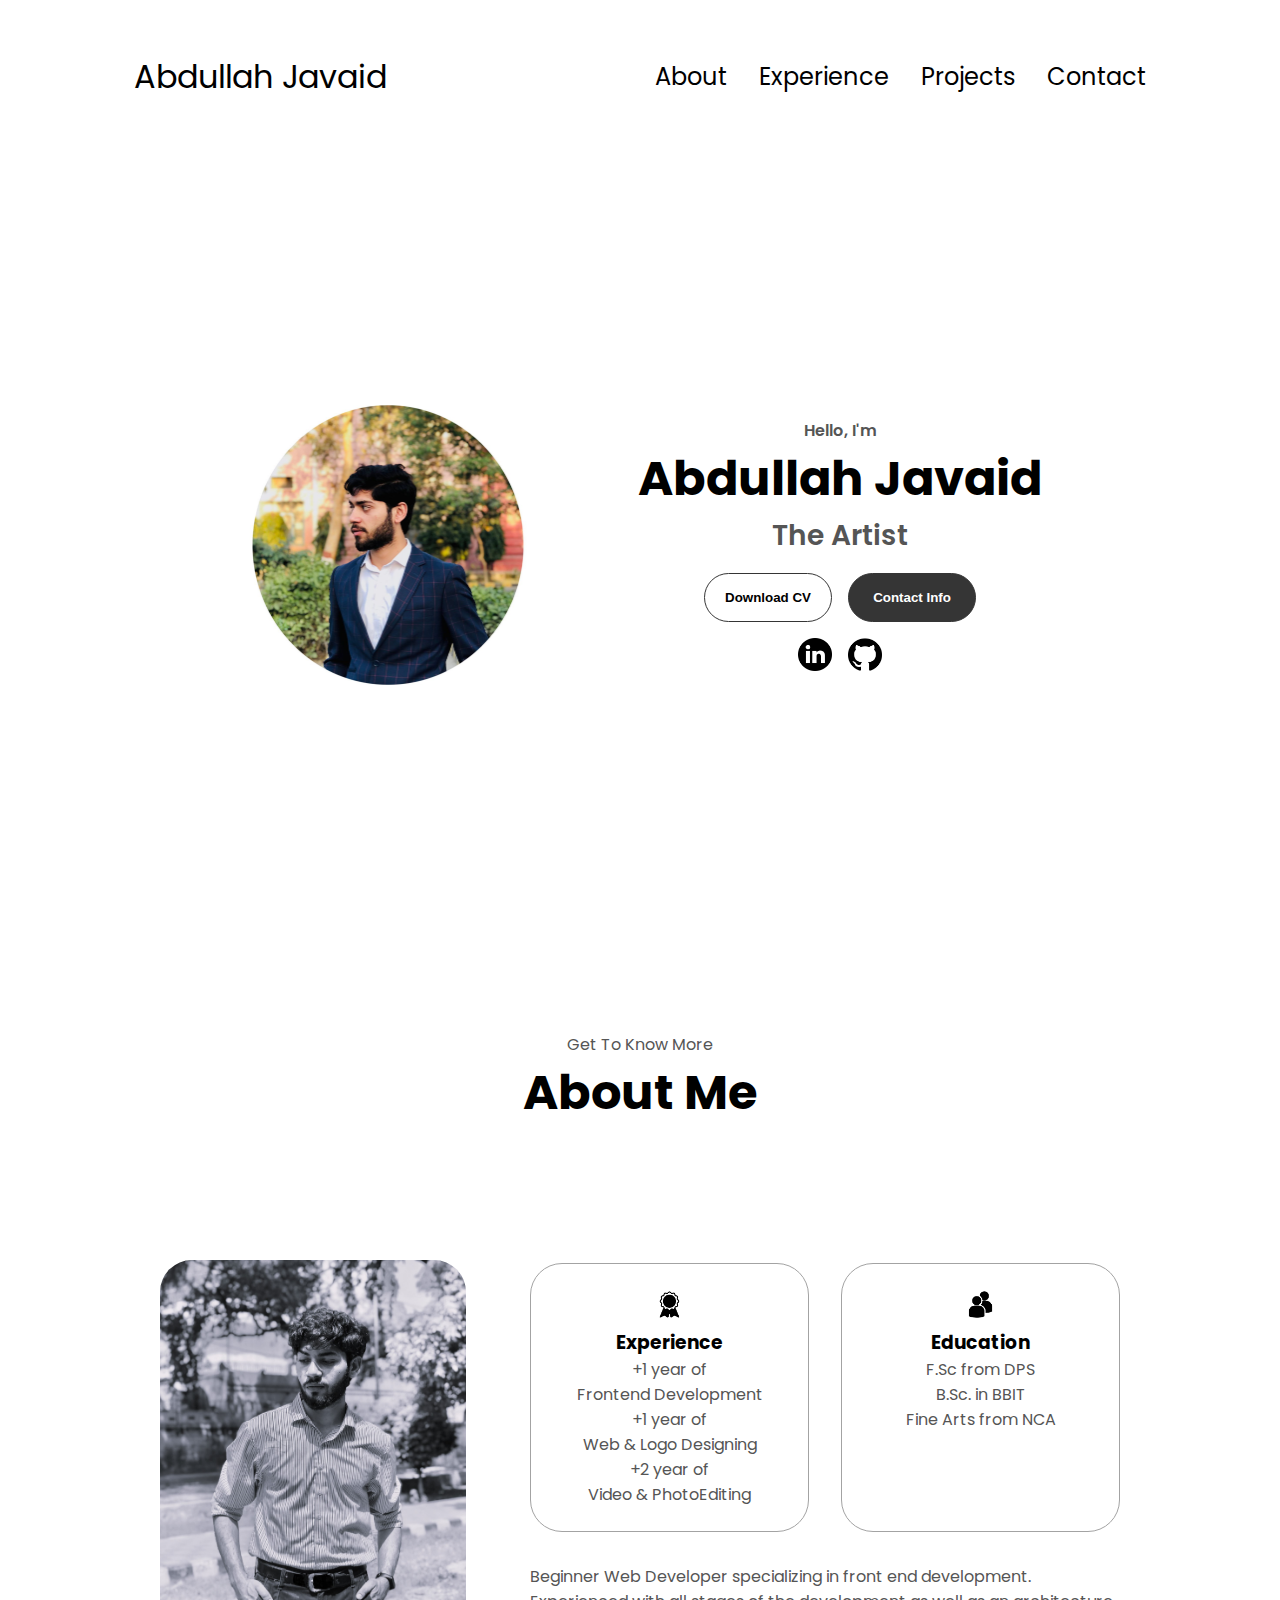
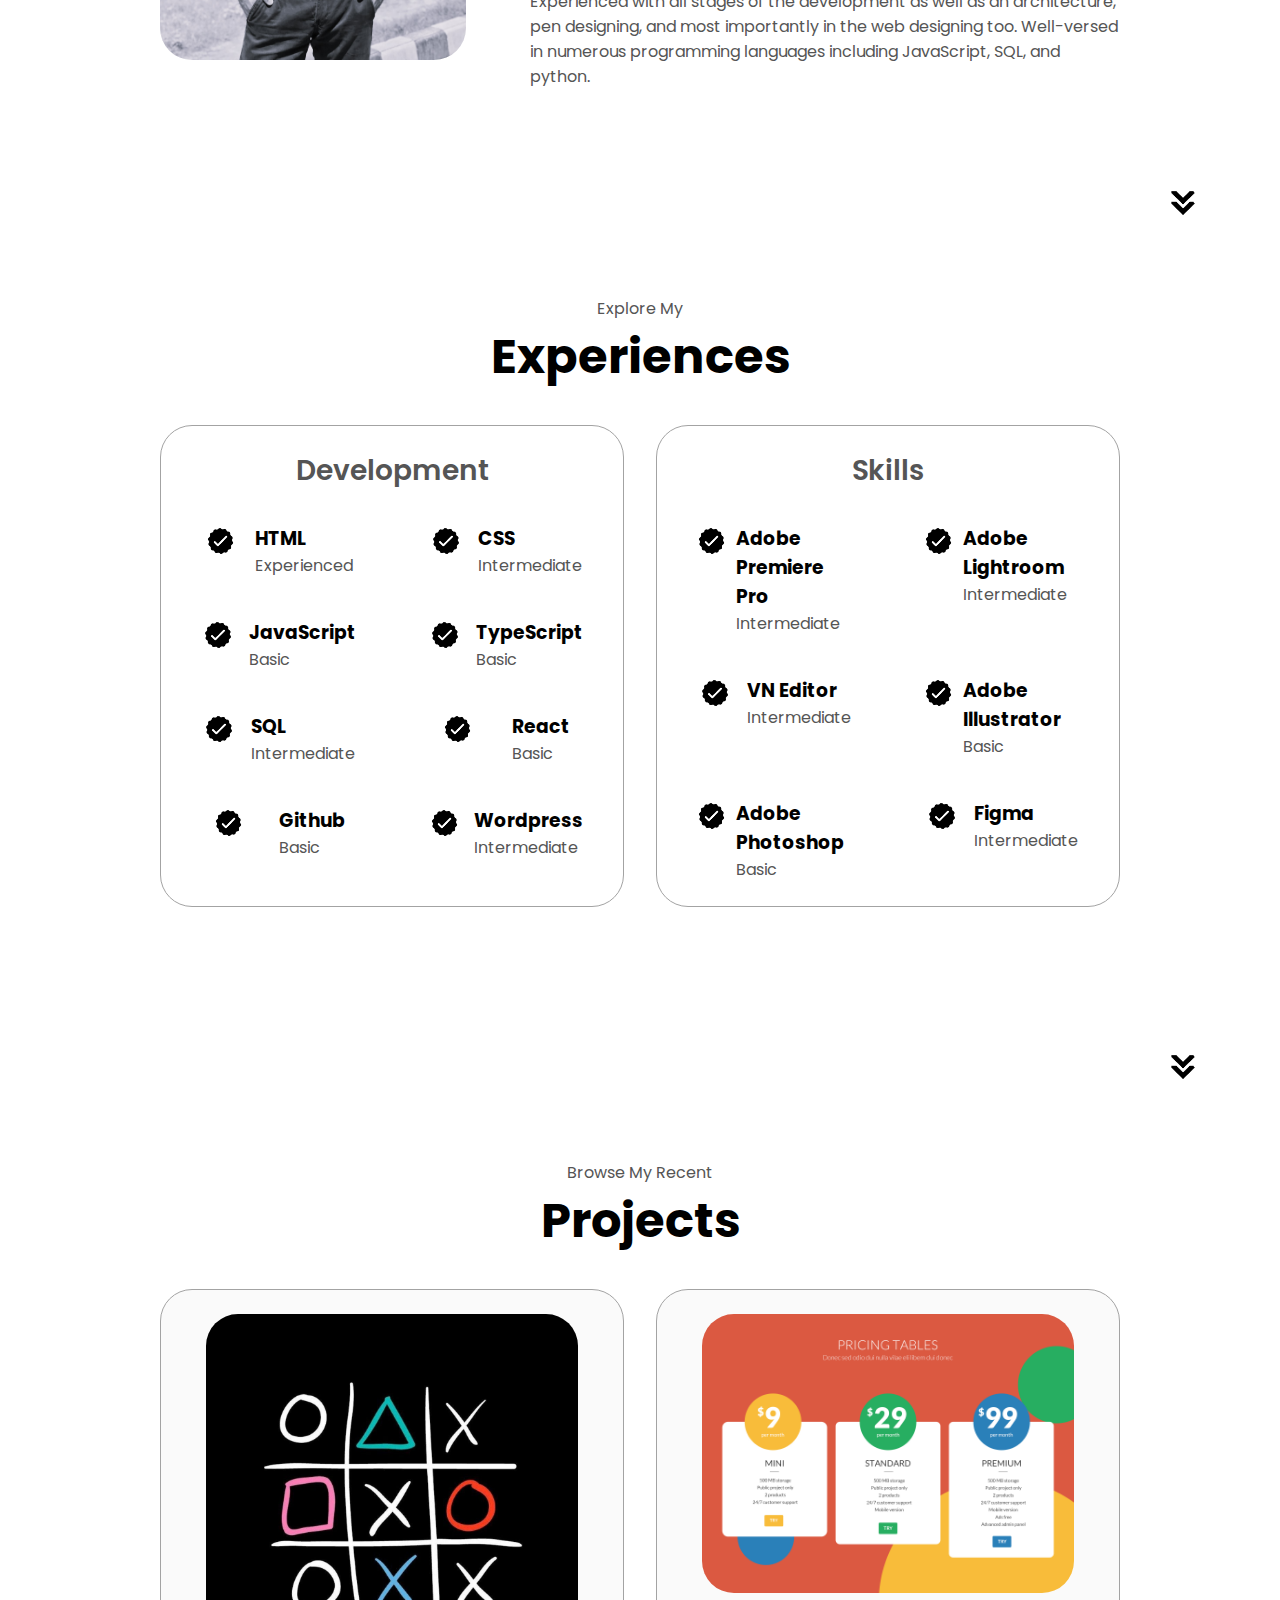
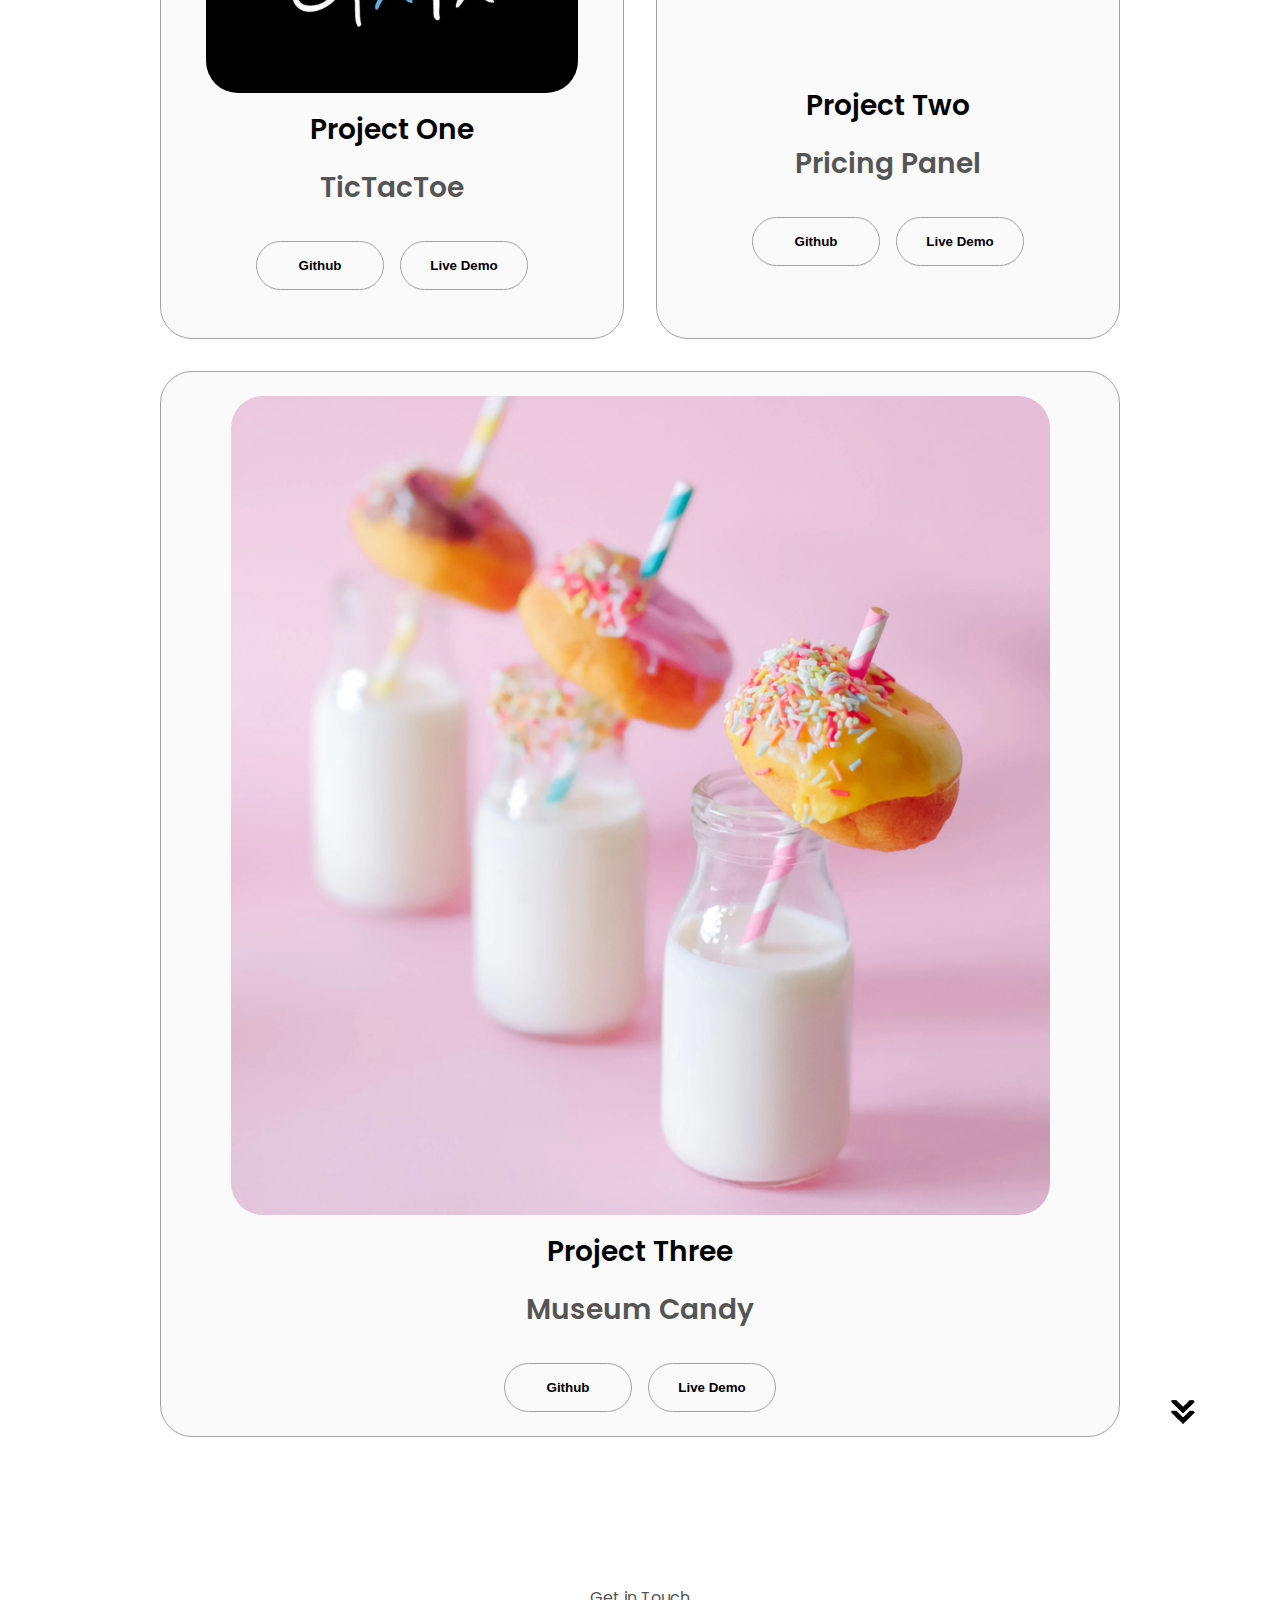
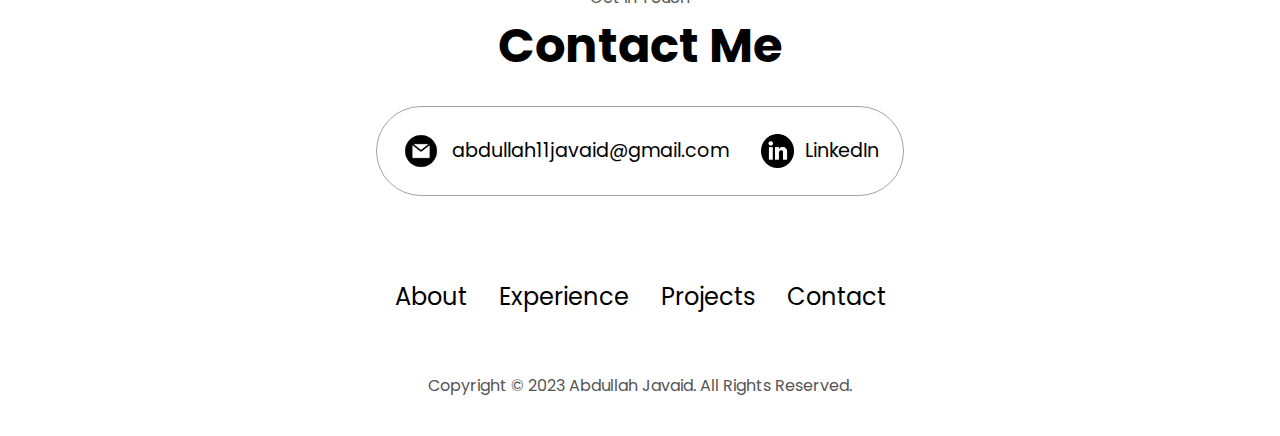
<file: index.html>
<!DOCTYPE html>
<html lang="en">
  <head>
    <meta charset="UTF-8" />
    <meta http-equiv="X-UA-Compatible" content="IE=edge" />
    <meta name="viewport" content="width=device-width, initial-scale=1.0" />
    <meta name="google-site-verification" content="mxe9X8Cj0EqFeq2i73PZ_7C3jO4zWx7EGWLm-_kfkMQ" />
    <title>Abdullah | Frontend developer | Web Designer | Designer | Artist </title>
    <meta name="description" content="Frontend developer and web designer proficient in HTML, CSS, JavaScript,
    and UI interfaces and ux designing. Browse my portfolio projects and contact me for collaborations."/>
    <meta name="description" content="Experienced frontend developer and web designer specializing in logo designing, video and photo editing, and frontend development.
    Proficient in HTML, CSS, JavaScript, SQL, and Python. Graduate from NCA with a degree in Fine Arts and BBIT.
    Contact me at abdullah11javaid@gmail.com or connect on LinkedIn for creative web solutions and collaborations."/>
    <meta name="keywords" content="UX/UI designer, artist, wireframing, prototyping, Interfaces, development, the artist"/>
    <meta name="keywords" content="frontend developer, web designer, logo designing, video editing, photo editing, HTML, CSS, JavaScript, SQL, Python, NCA, Fine Arts, BBIT, Abdullah Javaid"/>
    <link rel="stylesheet" href="style.css" />
    <link rel="stylesheet" href="mediaquery.css" />
  </head>
   <body>
    <nav id="desktop-nav">
      <div class="logo">Abdullah Javaid</div>
      <div>
        <ul class="nav-links">
          <li><a href="#about">About</a></li>
          <li><a href="#experience">Experience</a></li>
          <li><a href="#projects">Projects</a></li>
          <li><a href="#contact">Contact</a></li>
        </ul>
      </div>
    </nav>
    <nav id="nav2">
      <div class="logo">Abdullah Javaid</div>
      <div class="nav2-menu">
         <div class="nav2-icon" onclick="toggleMenu()">
          <span></span>
          <span></span>
          <span></span>
        </div> 
        <div class="menu-links">
          <li><a href="#about" onclick="toggleMenu()">About</a></li>
          <li><a href="#experience" onclick="toggleMenu()">Experience</a></li>
          <li><a href="#projects" onclick="toggleMenu()">Projects</a></li>
          <li><a href="#contact" onclick="toggleMenu()">Contact</a></li>
        </div>
      </div>
    </nav>
    <section id="profile">
      <div class="section__pic-container">
        <img src="./Images/profile-1.jpeg" alt="Abdullah | Frontend Developer | Web Designer | Design Everything" />
      </div>
      <div class="section__text">
        <p class="section__text__p1">Hello, I'm</p>
        <h1 class="title">Abdullah Javaid</h1>
        <p class="section__text__p2">The Artist</p>
        <div class="btn-container">
          <button
            class="btn btn-color-2"
            onclick="window.open('./Images/Resume.jpg')"
          >
            Download CV
          </button>
          <button class="btn btn-color-1" onclick="location.href='#contact'">
            Contact Info
          </button>
        </div>
        <div id="socials-container">
          <img
            src="./Images/linkedin.png"
            alt="linkdin profile | My profile on Linkdin | Abdullah Javaid | Artist | Designer"
            class="icon"
            onclick="location.href='https://www.linkedin.com/in/abdullahjavaid11/'"
          />
          <img
            src="./Images/github.png"
            alt="My Github profile"
            class="icon"
            onclick="location.href='https://github.com/abdullahjr11'"
          />
        </div>
      </div>
    </section>
    <section id="about">
      <p class="section__text__p1">Get To Know More</p>
      <h1 class="title">About Me</h1>
      <div class="section-container">
        <div class="section__pic-container">
          <img
            src="./Images/profile-3.JPG"
            alt="Profile picture | Frontend Developer | UX/UI designer | Developer | Artist"
            class="about-pic"
          />
        </div>
        <div class="about-details-container">
          <div class="about-containers">
            <div class="details-container">
              <img
                src="./Images/experience.png"
                alt="Experience icon"
                class="icon"
              />
              <h3>Experience</h3>
              <p>+1 year of <br />Frontend Development</p>
              <p>+1 year of <br />Web & Logo Designing</p>
              <p>+2 year of<br />Video & PhotoEditing</p>
            </div>
            <div class="details-container">
              <img
                src="./Images/education.png"
                alt="Education icon"
                class="icon"
              />
              <h3>Education</h3>
              <p>F.Sc from DPS<br />B.Sc. in BBIT <br />Fine Arts from NCA</p>
            </div>
          </div>
          <div class="text-container">
            <p>
              Beginner Web Developer specializing in front end development.
              Experienced with all stages of the development as well as an
              architecture, pen designing, and most importantly in the web
              designing too. Well-versed in numerous programming
              languages including JavaScript, SQL, and python. 
            </p>
          </div>
        </div>
      </div>
      <img
        src="./Images/arrow.png"
        alt="Arrow icon"
        class="icon arrow"
        onclick="location.href='./#experience'"
      />
    </section>
    <section id="experience">
      <p class="section__text__p1">Explore My</p>
      <h1 class="title">Experiences</h1>
      <div class="experience-details-container">
        <div class="about-containers">
          <div class="details-container">
            <h2 class="experience-sub-title">Development</h2>
            <div class="article-container">
              <article>
                <img
                  src="./Images/checkmark.png"
                  alt="Experience icon"
                  class="icon"
                />
                <div>
                  <h3>HTML</h3>
                  <p>Experienced</p>
                </div>
              </article>
              <article>
                <img
                  src="./Images/checkmark.png"
                  alt="Experience icon"
                  class="icon"
                />
                <div>
                  <h3>CSS</h3>
                  <p>Intermediate</p>
                </div>
              </article>
              <article>
                <img
                  src="./Images/checkmark.png"
                  alt="Experience icon"
                  class="icon"
                />
                <div>
                  <h3>JavaScript</h3>
                  <p>Basic</p>
                </div>
              </article>
              <article>
                <img
                  src="./Images/checkmark.png"
                  alt="Experience icon"
                  class="icon"
                />
                <div>
                  <h3>TypeScript</h3>
                  <p>Basic</p>
                </div>
              </article>

              <article>
                <img
                  src="./Images/checkmark.png"
                  alt="Experience icon"
                  class="icon"
                />
                <div>
                  <h3>SQL</h3>
                  <p>Intermediate</p>
                </div>
              </article>
              <article>
                <img
                  src="./Images/checkmark.png"
                  alt="Experience icon"
                  class="icon"
                />
                <div>
                  <h3>React</h3>
                  <p>Basic</p>
                </div>
              </article>
              <article>
                <img
                  src="./Images/checkmark.png"
                  alt="Experience icon"
                  class="icon"
                />
                <div>
                  <h3>Github</h3>
                  <p>Basic</p>
                </div>
              </article>
              <article>
                <img
                  src="./Images/checkmark.png"
                  alt="Experience icon"
                  class="icon"
                />
                <div>
                  <h3>Wordpress</h3>
                  <p>Intermediate</p>
                </div>
              </article>
            </div>
          </div>
          <div class="details-container">
            <h2 class="experience-sub-title">Skills</h2>
            <div class="article-container">
              <article>
                <img
                  src="./Images/checkmark.png"
                  alt="Experience icon"
                  class="icon"
                />
                <div>
                  <h3>Adobe Premiere Pro</h3>
                  <p>Intermediate</p>
                </div>
              </article>
              <article>
                <img
                  src="./Images/checkmark.png"
                  alt="Experience icon"
                  class="icon"
                />
                <div>
                  <h3>Adobe Lightroom</h3>
                  <p>Intermediate</p>
                </div>
              </article>
              <article>
                <img
                  src="./Images/checkmark.png"
                  alt="Experience icon"
                  class="icon"
                />
                <div>
                  <h3>VN Editor</h3>
                  <p>Intermediate</p>
                </div>
              </article>
              <article>
                <img
                  src="./Images/checkmark.png"
                  alt="Experience icon"
                  class="icon"
                />
                <div>
                  <h3>Adobe Illustrator</h3>
                  <p>Basic</p>
                </div>
              </article>
              <article>
                <img
                  src="./Images/checkmark.png"
                  alt="Experience icon"
                  class="icon"
                />
                <div>
                  <h3>Adobe Photoshop</h3>
                  <p>Basic</p>
                </div>
              </article>
              <article>
                <img
                  src="./Images/checkmark.png"
                  alt="Experience icon"
                  class="icon"
                />
                <div>
                  <h3>Figma</h3>
                  <p>Intermediate</p>
                </div>
              </article>
            </div>
          </div>
        </div>
      </div>
      <img
        src="./Images/arrow.png"
        alt="Arrow icon"
        class="icon arrow"
        onclick="location.href='./#projects'"
      />
    </section>

    <section id="projects">
      <p class="section__text__p1">Browse My Recent</p>
      <h1 class="title">Projects</h1>
      <div class="experience-details-container">
        <div class="about-containers">
          <div class="details-container color-container">
            <div class="article-container">
              <img
                src="./Images/tictac-1.jpg"
                alt="Project 1 | Tictac toe | circlecross"
                class="project-img"
              />
            </div>
            <h2 class="experience-sub-title project-title">Project One</h2>
            <p class="experience-sub-title">TicTacToe</p>
            <div class="btn-container">
              <button
                class="btn btn-color-2 project-btn little"
                onclick="location.href='https://github.com/abdullahjr11/ACM-Program/tree/master/week%204/Vanilla'"
              >
                Github
              </button>
              <button
                class="btn btn-color-2 project-btn little"
                onclick="location.href='https://www.youtube.com/watch?v=onSGAEanl_Y&pp=ygUQdmFuaWxsYSAgdGljIHRhYw%3D%3D'"
              >
                Live Demo
              </button>
            </div>
          </div>
          <div class="details-container color-container">
            <div class="article-container">
              <img
                src="./Images/price.jpg"
                alt="Project 2 | Pricing panel | Pricing | Label of Price"
                class="project-img"
              />
            </div>
            <h2 class="experience-sub-title project-title size">Project Two</h2>
            <p class="experience-sub-title">Pricing Panel</p>
            <div class="btn-container">
              <button
                class="btn btn-color-2 project-btn"
                onclick="location.href='https://github.com/abdullahjr11/Pricepanel'"
              >
                Github
              </button>
              <button
                class="btn btn-color-2 project-btn"
                onclick="location.href='https://github.com/abdullahjr11'"
              >
                Live Demo
              </button>
            </div>
          </div>
          <div class="details-container color-container">
            <div class="article-container">
              <img
                src="./Images/candy.png"
                alt="Project 3 | Candy museum | Museum of candies | Museum candy | Store of candies"
                class="project-img"
              />
            </div>
            <h2 class="experience-sub-title project-title">Project Three</h2>
            <p class="experience-sub-title">Museum Candy</p>
            <div class="btn-container">
              <button
                class="btn btn-color-2 project-btn"
                onclick="location.href='https://github.com/abdullahjr11/Candy'"
              >
                Github
              </button>
              <button
                class="btn btn-color-2 project-btn"
                onclick="location.href='https://github.com/abdullahjr11'"
              >
                Live Demo
              </button>
            </div>
          </div>
        </div>
      </div>
      <img
        src="./Images/arrow.png"
        alt="Arrow icon"
        class="icon arrow"
        onclick="location.href='./#contact'"
      />
    </section>
    <section id="contact">
      <p class="section__text__p1">Get in Touch</p>
      <h1 class="title">Contact Me</h1>
      <div class="contact-info-upper-container">
        <div class="contact-info-container">
          <img
            src="./Images/email.png"
            alt="Email icon"
            class="icon contact-icon email-icon"
          />
          <p>
            <a href="mailto:examplemail@gmail.com"
              >abdullah11javaid@gmail.com</a
            >
          </p>
        </div>
        <div class="contact-info-container">
          <img
            src="./Images/linkedin.png"
            alt="LinkedIn icon"
            class="icon contact-icon"
          />
          <p>
            <a href="https://www.linkedin.com/in/abdullahjavaid11/">LinkedIn</a>
          </p>
        </div>
      </div>
    </section>
    <footer>
      <nav>
        <div class="nav-links-container">
          <ul class="nav-links">
            <li><a href="#about">About</a></li>
            <li><a href="#experience">Experience</a></li>
            <li><a href="#projects">Projects</a></li>
            <li><a href="#contact">Contact</a></li>
          </ul>
        </div>
      </nav>
      <p>Copyright &#169; 2023 Abdullah Javaid. All Rights Reserved.</p>
    </footer>
    <script src="script.js"></script>
  </body>

</html>
</file>
<file: style.css>
/* GENERAL */

@import url("https://fonts.googleapis.com/css2?family=Poppins:wght@300;400;500;600&display=swap");

* {
  margin: 0;
  padding: 0;
}

body {
  font-family: "Poppins", sans-serif;
}

html {
  scroll-behavior: smooth;
}

p {
  color: rgb(85, 85, 85);
}


/* TRANSITION */

a,
.btn {
  transition: all 300ms ease;
}

/* DESKTOP NAV */

nav,
.nav-links {
  display: flex;
}

nav {
  justify-content: space-around;
  align-items: center;
  height: 17vh;
}

.nav-links {
  gap: 2rem;
  list-style: none;
  font-size: 1.5rem;
}

a {
  color: black;
  text-decoration: none;
  text-decoration-color: white;
}

a:hover {
  color: grey;
  text-decoration: underline;
  text-underline-offset: 1rem;
  text-decoration-color: rgb(181, 181, 181);
}

.logo {
  font-size: 2rem;
}

.logo:hover {
  cursor: default;
}

/* HAMBURGER MENU */

#nav2 {
  display: none;
}

.nav2-menu {
  position: relative;
  display: inline-block;
}

.nav2-icon {
  display: flex;
  flex-direction: column;
  justify-content: space-between;
  height: 24px;
  width: 30px;
  cursor: pointer;
}

.nav2-icon span {
  width: 100%;
  height: 2px;
  background-color: black;
  transition: all 0.3 ease-in-out;
}

.menu-links {
  position: absolute;
  top: 100%;
  right: 0;
  background-color: white;
  width: fit-content;
  max-height: 0;
  overflow: hidden;
  transition: all 0.3 ease-in-out;
}

.menu-links a {
  display: block;
  padding: 10px;
  text-align: center;
  font-size: 1.5rem;
  color: black;
  text-decoration: none;
  transition: all 0.3 ease-in-out;
}

.menu-links li {
  list-style: none;
}

/* .menu-links.open {
  max-height: 300px;
}

.nav2-icon.open span:first-child {
  transform: rotate(45deg) translate(10px, 5px);
}

.nav2-icon.open span:nth-child(2) {
  opacity: 0;
}

.nav2-icon.open span:last-child {
  transform: rotate(-45deg) translate(10px, -5px);
}

.nav2-icon span:first-child {
  transform: none;
}

.nav2-icon span:first-child {
  opacity: 1;
}

.nav2-icon span:first-child {
  transform: none;
} */

/* SECTIONS */

section {
  padding-top: 4vh;
  height: 96vh;
  margin: 0 10rem;
  box-sizing: border-box;
  min-height: fit-content;
}

.section-container {
  display: flex;
}

/* PROFILE SECTION */

#profile {
  display:flex;
  justify-content: center;
  height: 86vh;
}

.section__pic-container {
  display:flex;
  height: 400px;
  width: 400px;
  margin: auto 0;
}


.section__text {
  align-self: center;
  text-align: center;
}

.section__text p {
  font-weight: 600;
}

.section__text__p1 {
  text-align: center;
}

.section__text__p2 {
  font-size: 1.75rem;
  margin-bottom: 1rem;
}

.title {
  font-size: 3rem;
  text-align: center;
}

#socials-container {
  display: flex;
  justify-content: center;
  margin-top: 1rem;
  gap: 1rem;
}

/* ICONS */

.icon {
  cursor: pointer;
  height: 2.10rem;
}

/* BUTTONS */

.btn-container {
  display: flex;
  justify-content: center;
  gap: 1rem;
}

.btn {
  font-weight: 600;
  transition: all 300ms ease;
  padding: 1rem;
  width: 8rem;
  border-radius: 2rem;
}

.btn-color-1,
.btn-color-2 {
  border: rgb(53, 53, 53) 0.1rem solid;
}

.btn-color-1:hover,
.btn-color-2:hover {
  cursor: pointer;
}

.btn-color-1,
.btn-color-2:hover {
  background: rgb(53, 53, 53);
  color: white;
}

.btn-color-1:hover {
  background: rgb(0, 0, 0);
}

.btn-color-2 {
  background: none;
}

.btn-color-2:hover {
  border: rgb(255, 255, 255) 0.1rem solid;
}

.btn-container {
  gap: 1rem;
}

/* ABOUT SECTION */

#about {
  position: relative;
}

.about-containers {
  gap: 2rem;
  margin-bottom: 2rem;
  margin-top: 2rem;
}

.about-details-container {
  justify-content: center;
  flex-direction:column;
}

.about-containers,
.about-details-container {
  display: flex;
}

.about-pic {
  border-radius: 2rem;
}

.arrow {
  position: absolute;
  right: -5rem;
  bottom: 2.5rem;
}

.details-container {
  padding: 1.5rem;
  flex: 1;
  background: white;
  border-radius: 2rem;
  border: rgb(53, 53, 53) 0.1rem solid;
  border-color: rgb(163, 163, 163);
  text-align: center;
}

.section-container {
  gap: 4rem;
  height: 80%;
}

.section__pic-container {
  height: 400px;
  width: 400px;
  margin: auto 0;
}

/* EXPERIENCE SECTION */

#experience {
  position: relative;
}

.experience-sub-title {
  color: rgb(85, 85, 85);
  font-weight: 600;
  font-size: 1.75rem;
  margin-bottom: 2rem;
}

.experience-details-container {
  display: flex;
  justify-content: center;
  flex-direction: column;
}

.article-container {
  display: flex;
  text-align: initial;
  flex-wrap: wrap;
  flex-direction: row;
  gap: 2.5rem;
  justify-content: space-around;
}

article {
  display: flex;
  width: 10rem;
  justify-content: space-around;
  gap: 0.5rem;
}

article .icon {
  cursor: default;
}

/* PROJECTS SECTION */

#projects {
  position: relative;
}

.color-container {
  border-color: rgb(163, 163, 163);
  background: rgb(250, 250, 250);
}

.project-img {
  border-radius: 2rem;
  width: 90%;
  height: 90%;
}



.project-title {
  margin: 1rem;
  color: black;
}
.size{
    margin: auto 0;
    padding-top: 5.7rem;
    padding-bottom: 1rem;
}


.project-btn {
  color: black;
  border-color: rgb(163, 163, 163);
}
.little{
    margin-bottom: 1.5rem;
}

/* CONTACT */

#contact {
  display: flex;
  justify-content: center;
  flex-direction: column;
  height: 90vh;
  margin-top: 5rem;
}

.contact-info-upper-container {
  display: flex;
  justify-content:center;
  border-radius: 5rem;
  border: rgb(53, 53, 53) 0.1rem solid;
  border-color: rgb(163, 163, 163);
  background: (250, 250, 250);
  margin: 1.5rem auto;
  padding: 0.5rem;
}

.contact-info-container {
  display: flex;
  align-items: center;
  justify-content: center;
  gap: 0.65rem;
  margin: 1rem;
}

.contact-info-container p {
  font-size: larger;
}

.contact-icon {
  cursor: default;
}

.email-icon {
  height: 2.5rem;
}

/* FOOTER SECTION */

footer {
  height: 24vh;
  margin: 0 1rem;
}

footer p {
  text-align: center;
}
</file>
<file: mediaquery.css>
@media screen and (max-width: 1400px) {
  #profile {
    height: 83vh;
    margin-bottom: 6rem;
  }
  .about-containers {
    flex-wrap: wrap;
  }
  #contact,
  #projects {
    height: fit-content;
  }
}

@media screen and (max-width: 1200px) {
  #desktop-nav {
    display: none;
  }
  #nav2 {
    display: flex;
  }
  #experience,
  .experience-details-container {
    margin-top: 12vh;
  }
  #profile,
  .section-container {
    display: flex;
  }
  .arrow {
    display: none;
  }
  section,
  .section-container {
    height: fit-content;
  }
  section {
    margin: 0 13%;
  }
  .profile-div {
    width: 275px;
    height: 275px;
    margin: 0 auto 2rem;
  }
  .about-containers {
    margin-top: 0;
  }
}

@media screen and (max-width: 400px) {
  #contact,
  footer {
    height: 50vh;
  }
  #profile {
    height: 90vh;
    margin-bottom: 0;
    display: inline-block;
    margin-left: 0;
    text-align: left;
  }
  #profile,
  .section__text {
    display: inline-block;
    margin: 0 0 50% 5%;
  }

  article {
    font-size: 1rem;
  }
  footer nav {
    height: fit-content;
    margin-bottom: 5rem;
  }

  .contact-info-upper-container,
  .btn-container {
    flex-wrap: wrap;
  }
  .contact-info-container {
    margin: 6%;
  }
  .contact-info-container p,
  .nav-links li a {
    font-size: 0.8rem;
  }
  .experience-sub-title {
    font-size: 1.55rem;
  }
  .logo {
    font-size: 1.5rem;
  }
  .nav-links {
    flex-direction: column;
    gap: 0.2rem;
    text-align: center;
  }
  .profile-div {
    width: 46vw;
    height: 46vw;
    justify-content: center;
  }
  .section__text__p2 {
    font-size: 1.15rem;
  }
  .title {
    font-size: 1.75rem;
  }
  .text-container {
    text-align: justify;
  }

  #about {
    position: relative;
  }

  .about-containers {
    margin-bottom: 2rem;
    margin-top: 2rem;
  }

  .about-details-container {
    justify-content: center;
    flex-direction: column;
  }

  .about-containers,
  .about-details-container {
    flex-wrap: wrap;
  }

  .about-pic {
    border-radius: 50rem;
    margin-top: 0;
    display: none;
  }

  .details-container {
    padding: 1.5rem;
    flex: 1;
    background: white;
    border-radius: 2rem;
    border: rgb(53, 53, 53) 0.1rem solid;
    border-color: rgb(163, 163, 163);
    text-align: center;
  }

  /* .section__pic-container, .about-pic{
  display: none;
} */
}
</file>
